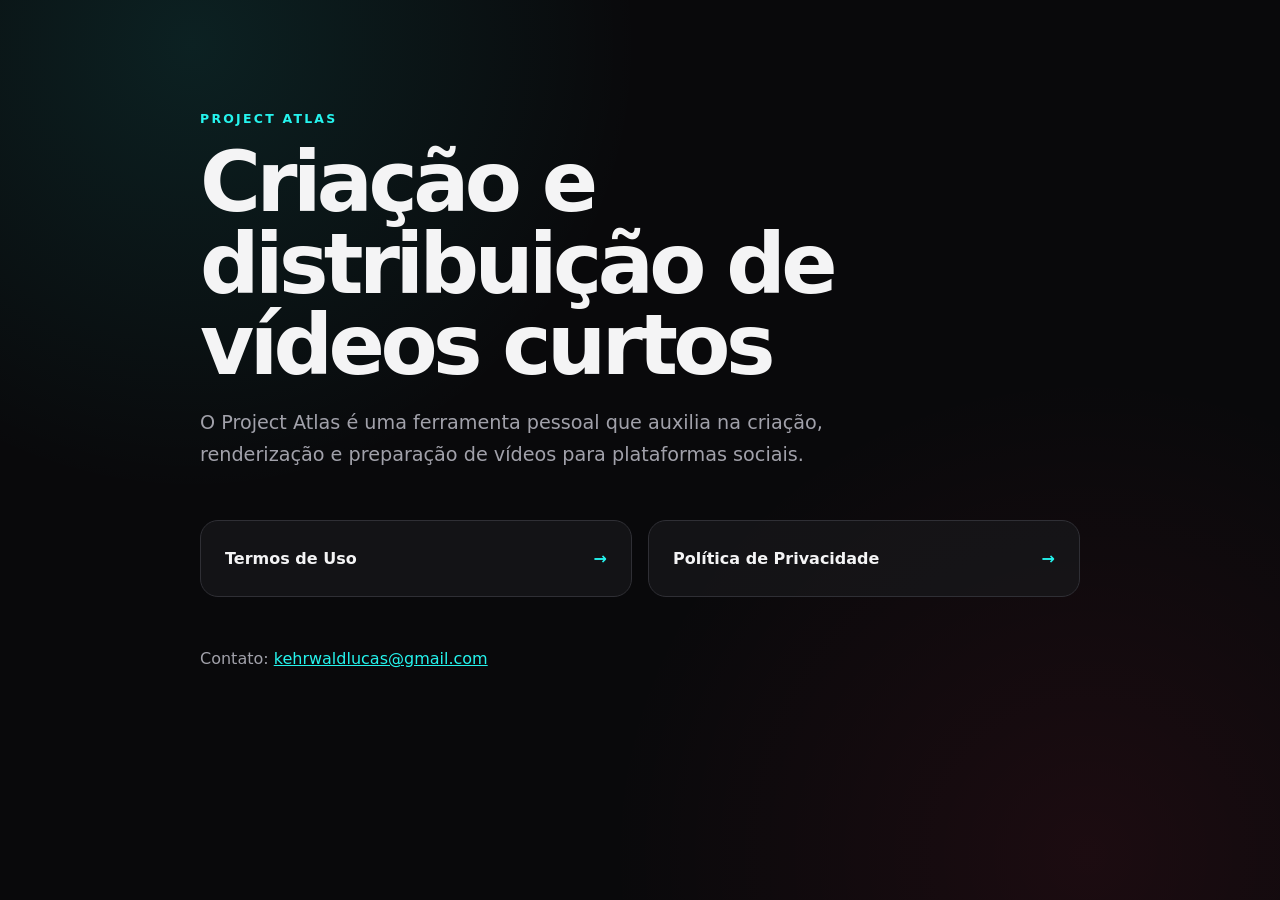
<file: index.html>
<!doctype html>
<html lang="pt-BR">
<head>
  <meta charset="utf-8">
  <meta name="viewport" content="width=device-width, initial-scale=1">
  <title>Project Atlas</title>
  <meta name="description" content="Página oficial do Project Atlas, ferramenta pessoal de criação e envio de vídeos curtos.">
  <link rel="stylesheet" href="./styles.css">
</head>
<body>
  <main class="container">
    <p class="eyebrow">PROJECT ATLAS</p>
    <h1>Criação e distribuição de vídeos curtos</h1>
    <p class="lead">O Project Atlas é uma ferramenta pessoal que auxilia na criação, renderização e preparação de vídeos para plataformas sociais.</p>
    <nav class="cards" aria-label="Documentos legais">
      <a href="./terms/">Termos de Uso <span>→</span></a>
      <a href="./privacy/">Política de Privacidade <span>→</span></a>
    </nav>
    <p class="contact">Contato: <a href="mailto:kehrwaldlucas@gmail.com">kehrwaldlucas@gmail.com</a></p>
  </main>
</body>
</html>
</file>
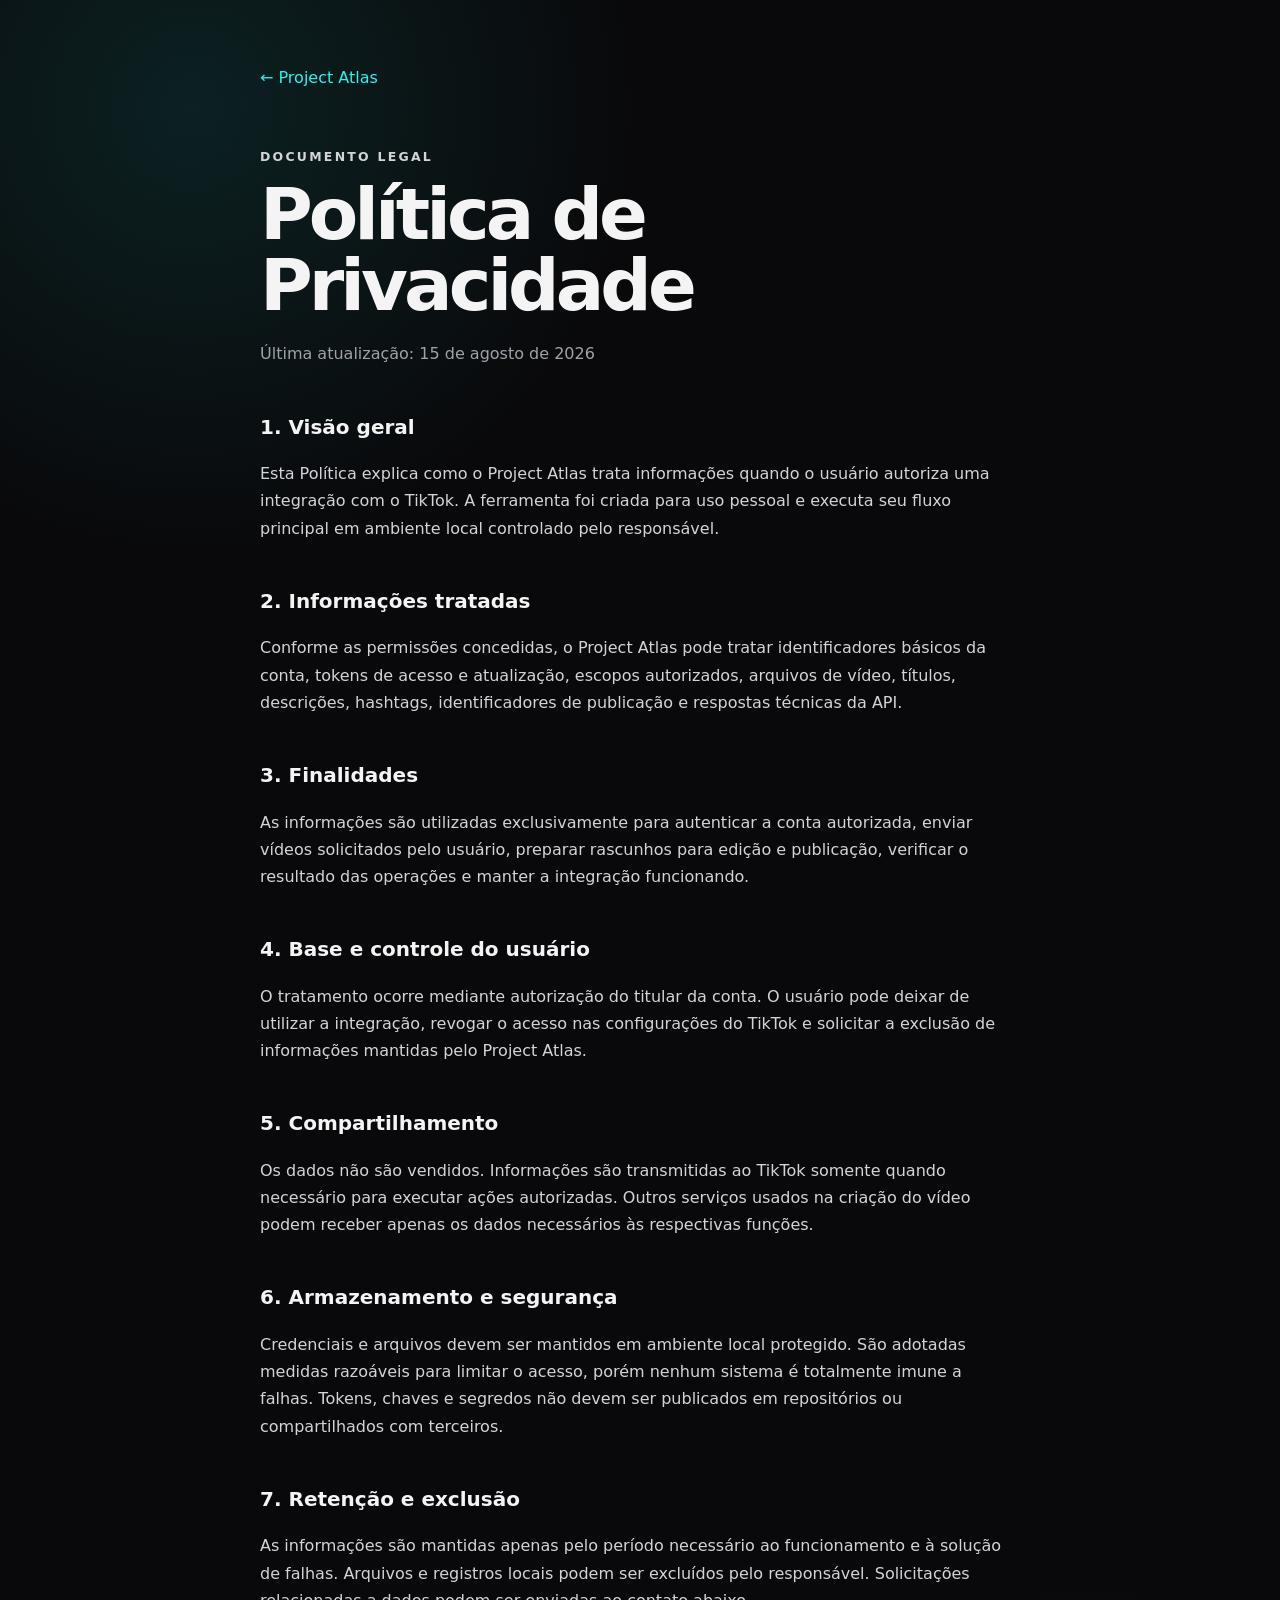
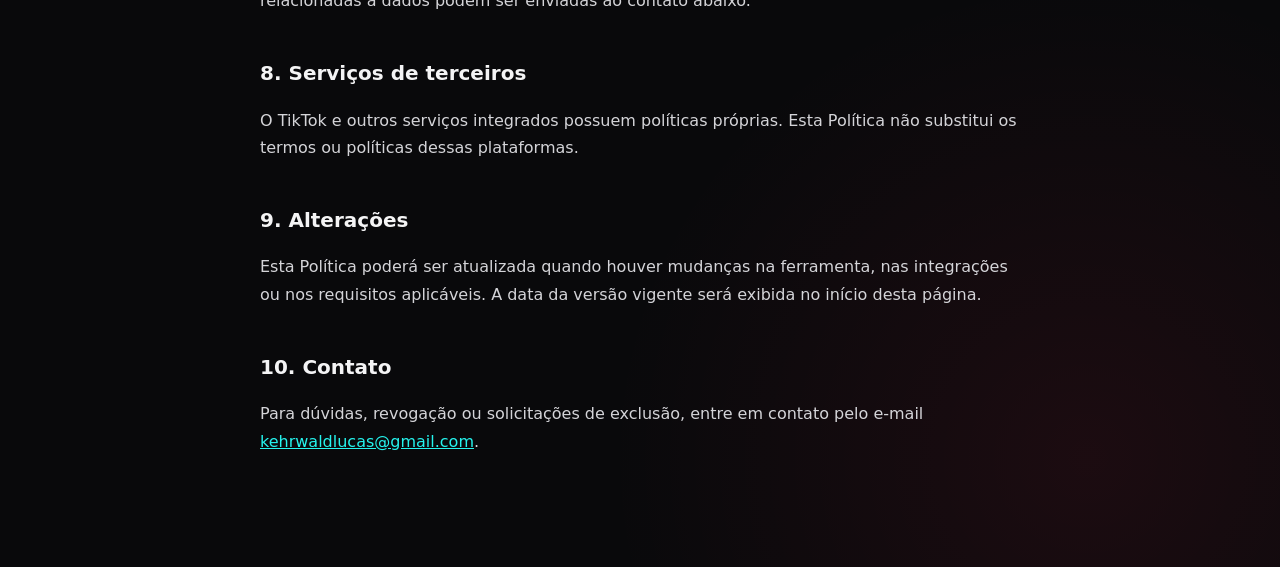
<file: privacy/index.html>
<!doctype html>
<html lang="pt-BR">
<head>
  <meta charset="utf-8">
  <meta name="viewport" content="width=device-width, initial-scale=1">
  <title>Política de Privacidade — Project Atlas</title>
  <meta name="description" content="Política de Privacidade do Project Atlas.">
  <link rel="stylesheet" href="../styles.css">
</head>
<body>
  <main class="container legal">
    <a class="back" href="../">← Project Atlas</a>
    <p class="eyebrow">DOCUMENTO LEGAL</p>
    <h1>Política de Privacidade</h1>
    <p class="updated">Última atualização: 15 de agosto de 2026</p>

    <h2>1. Visão geral</h2>
    <p>Esta Política explica como o Project Atlas trata informações quando o usuário autoriza uma integração com o TikTok. A ferramenta foi criada para uso pessoal e executa seu fluxo principal em ambiente local controlado pelo responsável.</p>

    <h2>2. Informações tratadas</h2>
    <p>Conforme as permissões concedidas, o Project Atlas pode tratar identificadores básicos da conta, tokens de acesso e atualização, escopos autorizados, arquivos de vídeo, títulos, descrições, hashtags, identificadores de publicação e respostas técnicas da API.</p>

    <h2>3. Finalidades</h2>
    <p>As informações são utilizadas exclusivamente para autenticar a conta autorizada, enviar vídeos solicitados pelo usuário, preparar rascunhos para edição e publicação, verificar o resultado das operações e manter a integração funcionando.</p>

    <h2>4. Base e controle do usuário</h2>
    <p>O tratamento ocorre mediante autorização do titular da conta. O usuário pode deixar de utilizar a integração, revogar o acesso nas configurações do TikTok e solicitar a exclusão de informações mantidas pelo Project Atlas.</p>

    <h2>5. Compartilhamento</h2>
    <p>Os dados não são vendidos. Informações são transmitidas ao TikTok somente quando necessário para executar ações autorizadas. Outros serviços usados na criação do vídeo podem receber apenas os dados necessários às respectivas funções.</p>

    <h2>6. Armazenamento e segurança</h2>
    <p>Credenciais e arquivos devem ser mantidos em ambiente local protegido. São adotadas medidas razoáveis para limitar o acesso, porém nenhum sistema é totalmente imune a falhas. Tokens, chaves e segredos não devem ser publicados em repositórios ou compartilhados com terceiros.</p>

    <h2>7. Retenção e exclusão</h2>
    <p>As informações são mantidas apenas pelo período necessário ao funcionamento e à solução de falhas. Arquivos e registros locais podem ser excluídos pelo responsável. Solicitações relacionadas a dados podem ser enviadas ao contato abaixo.</p>

    <h2>8. Serviços de terceiros</h2>
    <p>O TikTok e outros serviços integrados possuem políticas próprias. Esta Política não substitui os termos ou políticas dessas plataformas.</p>

    <h2>9. Alterações</h2>
    <p>Esta Política poderá ser atualizada quando houver mudanças na ferramenta, nas integrações ou nos requisitos aplicáveis. A data da versão vigente será exibida no início desta página.</p>

    <h2>10. Contato</h2>
    <p>Para dúvidas, revogação ou solicitações de exclusão, entre em contato pelo e-mail <a href="mailto:kehrwaldlucas@gmail.com">kehrwaldlucas@gmail.com</a>.</p>
  </main>
</body>
</html>
</file>
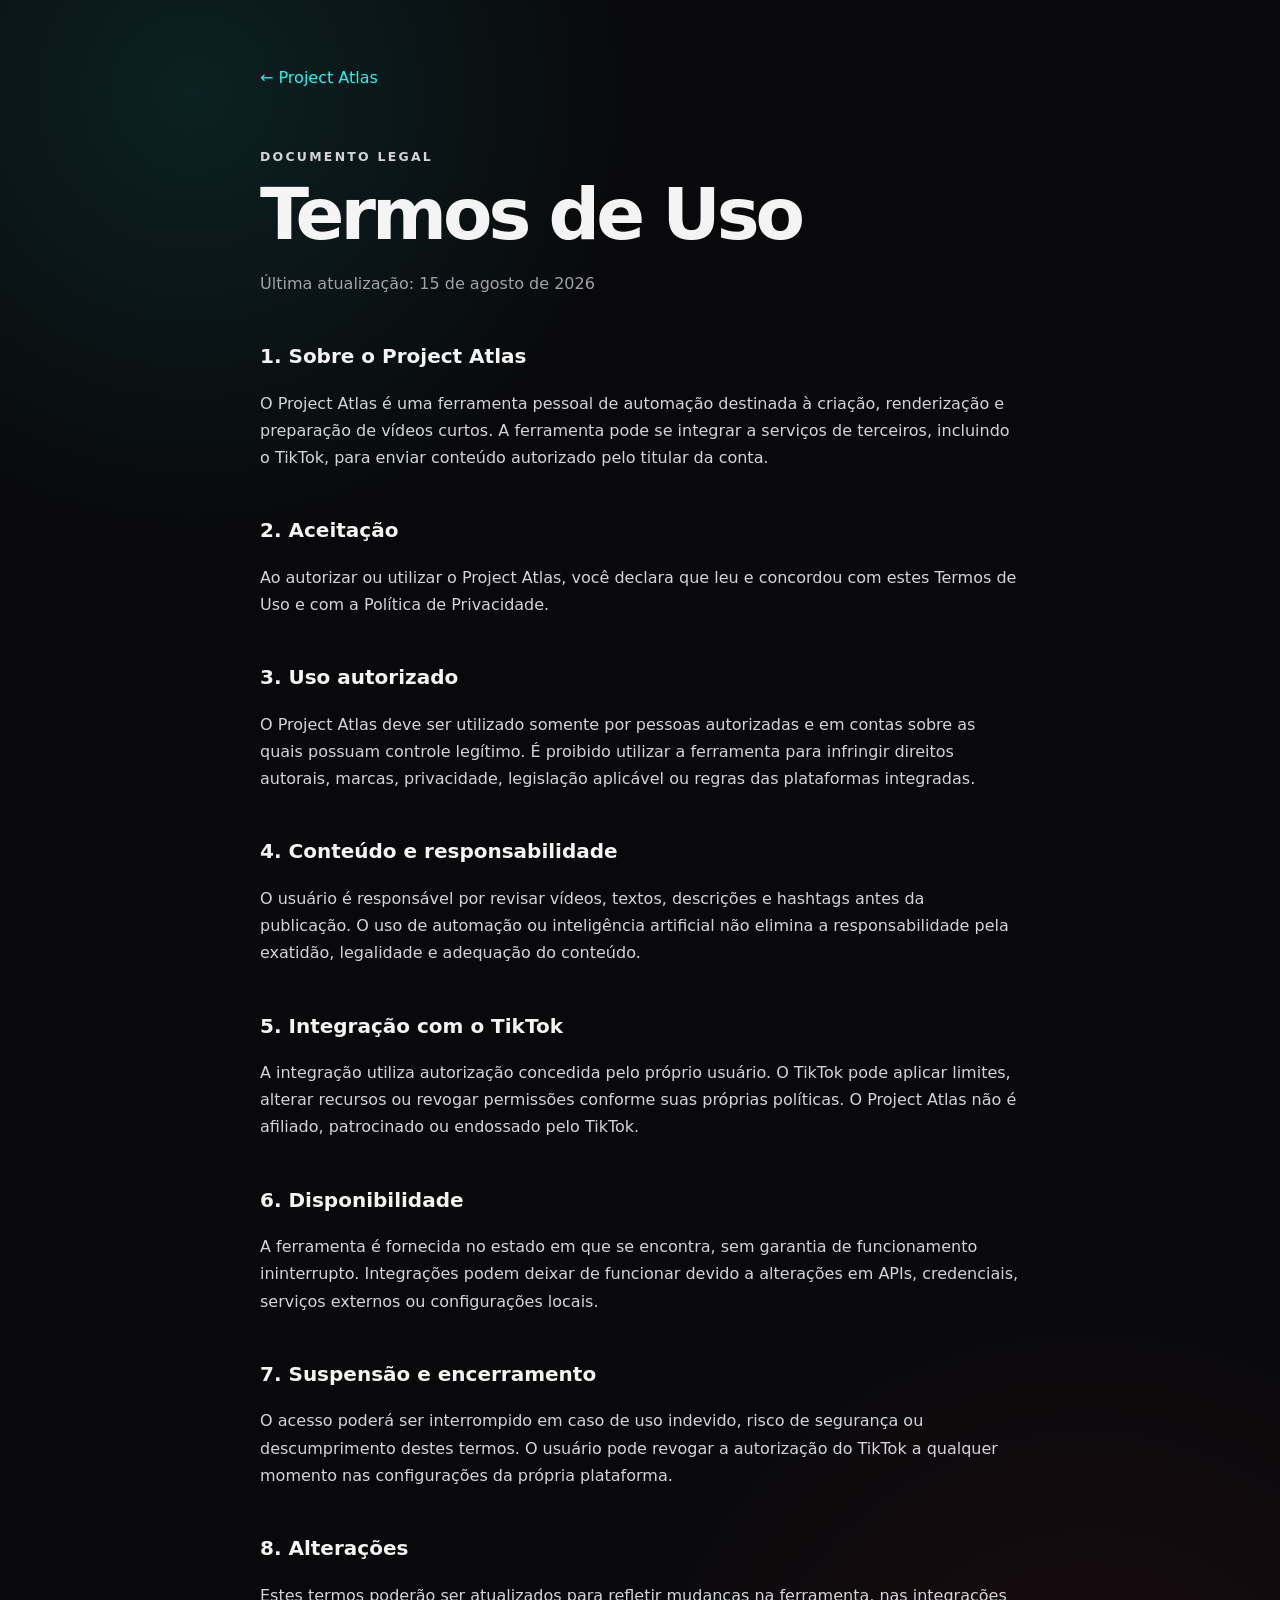
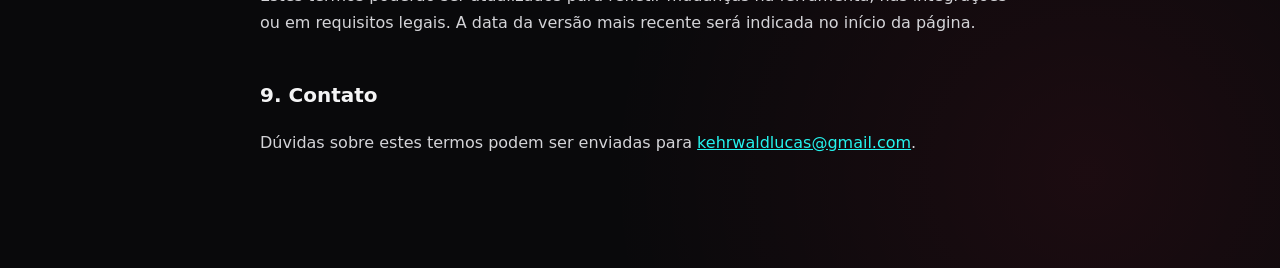
<file: terms/index.html>
<!doctype html>
<html lang="pt-BR">
<head>
  <meta charset="utf-8">
  <meta name="viewport" content="width=device-width, initial-scale=1">
  <title>Termos de Uso — Project Atlas</title>
  <meta name="description" content="Termos de Uso do Project Atlas.">
  <link rel="stylesheet" href="../styles.css">
</head>
<body>
  <main class="container legal">
    <a class="back" href="../">← Project Atlas</a>
    <p class="eyebrow">DOCUMENTO LEGAL</p>
    <h1>Termos de Uso</h1>
    <p class="updated">Última atualização: 15 de agosto de 2026</p>

    <h2>1. Sobre o Project Atlas</h2>
    <p>O Project Atlas é uma ferramenta pessoal de automação destinada à criação, renderização e preparação de vídeos curtos. A ferramenta pode se integrar a serviços de terceiros, incluindo o TikTok, para enviar conteúdo autorizado pelo titular da conta.</p>

    <h2>2. Aceitação</h2>
    <p>Ao autorizar ou utilizar o Project Atlas, você declara que leu e concordou com estes Termos de Uso e com a Política de Privacidade.</p>

    <h2>3. Uso autorizado</h2>
    <p>O Project Atlas deve ser utilizado somente por pessoas autorizadas e em contas sobre as quais possuam controle legítimo. É proibido utilizar a ferramenta para infringir direitos autorais, marcas, privacidade, legislação aplicável ou regras das plataformas integradas.</p>

    <h2>4. Conteúdo e responsabilidade</h2>
    <p>O usuário é responsável por revisar vídeos, textos, descrições e hashtags antes da publicação. O uso de automação ou inteligência artificial não elimina a responsabilidade pela exatidão, legalidade e adequação do conteúdo.</p>

    <h2>5. Integração com o TikTok</h2>
    <p>A integração utiliza autorização concedida pelo próprio usuário. O TikTok pode aplicar limites, alterar recursos ou revogar permissões conforme suas próprias políticas. O Project Atlas não é afiliado, patrocinado ou endossado pelo TikTok.</p>

    <h2>6. Disponibilidade</h2>
    <p>A ferramenta é fornecida no estado em que se encontra, sem garantia de funcionamento ininterrupto. Integrações podem deixar de funcionar devido a alterações em APIs, credenciais, serviços externos ou configurações locais.</p>

    <h2>7. Suspensão e encerramento</h2>
    <p>O acesso poderá ser interrompido em caso de uso indevido, risco de segurança ou descumprimento destes termos. O usuário pode revogar a autorização do TikTok a qualquer momento nas configurações da própria plataforma.</p>

    <h2>8. Alterações</h2>
    <p>Estes termos poderão ser atualizados para refletir mudanças na ferramenta, nas integrações ou em requisitos legais. A data da versão mais recente será indicada no início da página.</p>

    <h2>9. Contato</h2>
    <p>Dúvidas sobre estes termos podem ser enviadas para <a href="mailto:kehrwaldlucas@gmail.com">kehrwaldlucas@gmail.com</a>.</p>
  </main>
</body>
</html>
</file>
<file: styles.css>
:root {
  color-scheme: dark;
  --bg: #09090b;
  --panel: #18181b;
  --text: #f4f4f5;
  --muted: #a1a1aa;
  --border: #2f2f35;
  --accent: #25f4ee;
  --accent-2: #fe2c55;
}

* { box-sizing: border-box; }

body {
  margin: 0;
  min-height: 100vh;
  background:
    radial-gradient(circle at 15% 5%, rgba(37, 244, 238, .10), transparent 28rem),
    radial-gradient(circle at 85% 95%, rgba(254, 44, 85, .08), transparent 30rem),
    var(--bg);
  color: var(--text);
  font-family: Inter, ui-sans-serif, system-ui, -apple-system, BlinkMacSystemFont, "Segoe UI", sans-serif;
  line-height: 1.7;
}

.container {
  width: min(880px, calc(100% - 40px));
  margin: 0 auto;
  padding: 96px 0;
}

.eyebrow {
  color: var(--accent);
  font-size: .78rem;
  font-weight: 800;
  letter-spacing: .18em;
}

h1 {
  max-width: 760px;
  margin: 12px 0 20px;
  font-size: clamp(2.4rem, 7vw, 5.2rem);
  line-height: .98;
  letter-spacing: -.055em;
}

.lead {
  max-width: 680px;
  color: var(--muted);
  font-size: 1.2rem;
}

.cards {
  display: grid;
  grid-template-columns: repeat(2, minmax(0, 1fr));
  gap: 16px;
  margin: 48px 0;
}

.cards a {
  display: flex;
  justify-content: space-between;
  padding: 24px;
  border: 1px solid var(--border);
  border-radius: 18px;
  background: rgba(24, 24, 27, .72);
  color: var(--text);
  text-decoration: none;
  font-weight: 700;
}

.cards a:hover { border-color: var(--accent); }
.cards span { color: var(--accent); }
.contact, .updated { color: var(--muted); }
a { color: var(--accent); }

.legal { max-width: 760px; padding-top: 64px; }
.legal h1 { font-size: clamp(2.5rem, 6vw, 4.5rem); }
.legal h2 { margin-top: 42px; font-size: 1.25rem; }
.legal p { color: #d4d4d8; }
.legal .updated { color: var(--muted); }
.back { display: inline-block; margin-bottom: 42px; text-decoration: none; }

@media (max-width: 640px) {
  .container { padding: 64px 0; }
  .cards { grid-template-columns: 1fr; }
}
</file>
